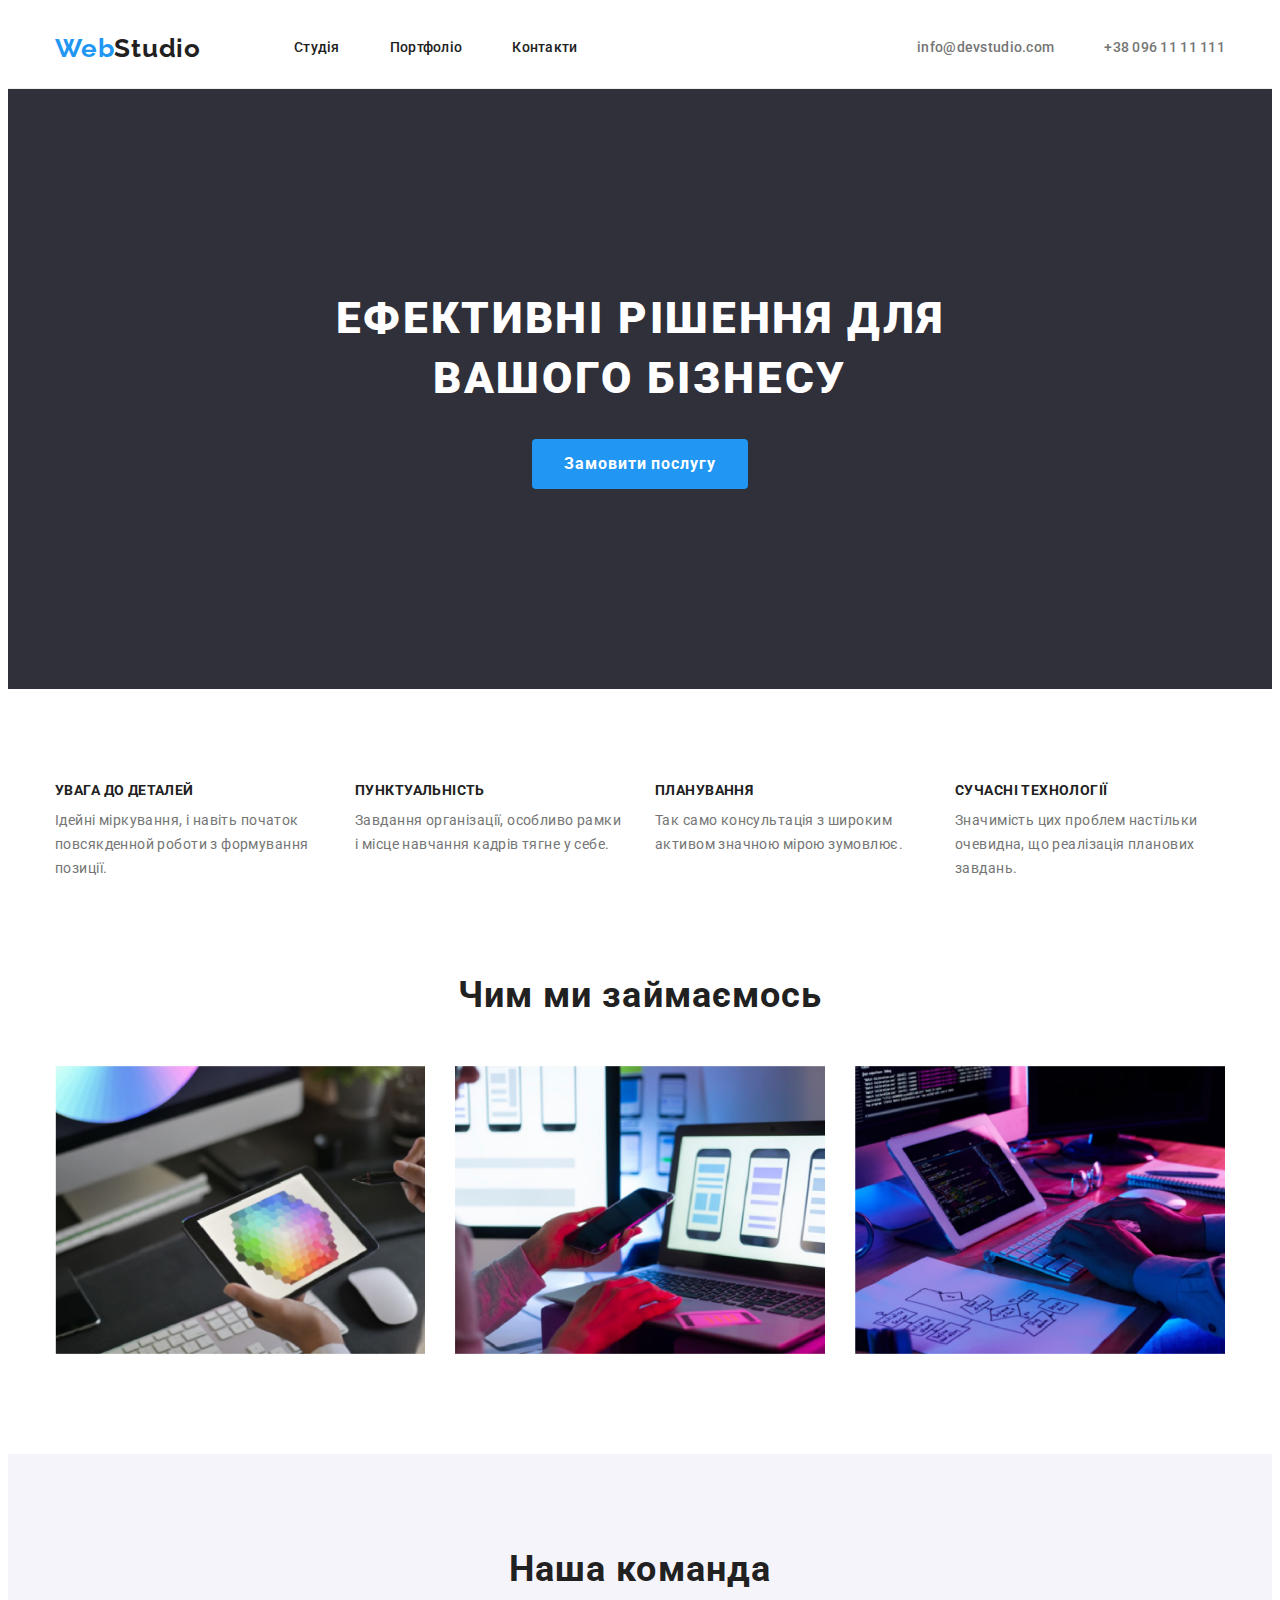
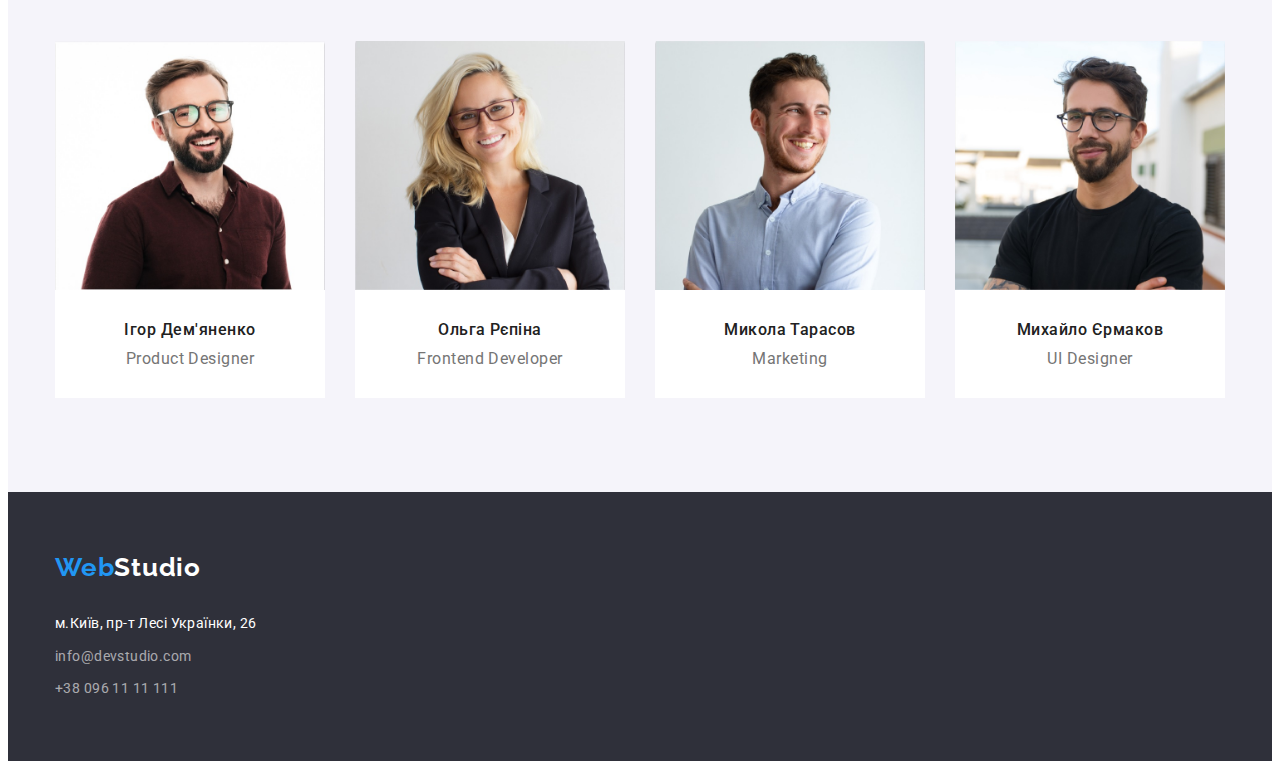
<file: index.html>
<!DOCTYPE html>
<html lang="uk">
<head>
    <meta charset="UTF-8">
    <meta http-equiv="X-UA-Compatible" content="IE=edge">
    <meta name="viewport" content="width=device-width, initial-scale=1.0">
    <link rel="preconnect" href="https://fonts.googleapis.com">
    <link rel="preconnect" href="https://fonts.gstatic.com" crossorigin>
    <link href="https://fonts.googleapis.com/css2?family=Raleway:wght@700&family=Roboto:wght@400;500;700;900&display=swap" 
          rel="stylesheet">
    <link rel="stylesheet" 
          href="https://cdnjs.cloudflare.com/ajax/libs/modern-normalize/1.1.0/modern-normalize.min.css"
          integrity="sha512-wpPYUAdjBVSE4KJnH1VR1HeZfpl1ub8YT/NKx4PuQ5NmX2tKuGu6U/JRp5y+Y8XG2tV+wKQpNHVUX03MfMFn9Q=="
          crossorigin="anonymous" 
          referrerpolicy="no-referrer"/>
    <link rel="stylesheet" type="text/css" href="style/style.css"/>
    <title>Studio</title>
</head>
<body>
    <header class="header">
        <div class="container header-container">
            <nav class="header-navigation">
                <a class="header-logotype" href="#"><span style="color: #2196f3">Web</span>Studio</a>
                <ul class="header-list list">
                    <li class="header-item">
                        <a class="header-menu" href="index.html">Студія</a>
                    </li>
                    <li class="header-item">
                        <a class="header-menu" href="portfolio.html">Портфоліо</a>
                    </li>
                    <li class="header-item">
                        <a class="header-menu" href="#">Контакти</a>
                    </li>
                </ul>
            </nav>
            <div class="header-connection">
                <ul class="header-list list">
                    <li class="header-item">
                        <a class="header-contact-menu" href="mailto:info@devstudio.com">info@devstudio.com</a>
                    </li>
                    <li class="header-item">
                        <a class="header-contact-menu" href="tel:+380961111111">+38&nbsp;096&nbsp;11&nbsp;11&nbsp;111</a>
                    </li>
                </ul>
            </div>
        </div>
    </header>
    <main>
        <section class="section hero">
            <div class="container">
                <h1 class="services-title">ефективні рішення для вашого бізнесу</h1>
                <button class="services-btn" name="submit_button" type="submit" value="primary">Замовити послугу</button>
            </div>
        </section>
        <section class="section">
            <div class="container">
                <ul class="description-list list">
                    <li class="description-item">
                        <h3 class="description-list-title">увага до деталей</h3>
                        <p class="description-list-text">Ідейні міркування, і навіть початок повсякденной роботи з формування позиції.</p>
                    </li>
                    <li class="description-item">
                        <h3 class="description-list-title">пунктуальність</h3>
                        <p class="description-list-text">Завдання організації, особливо рамки і місце навчання кадрів тягне у себе.</p>
                    </li>
                    <li class="description-item">
                        <h3 class="description-list-title">планування</h3>
                        <p class="description-list-text">Так само консультація з широким активом значною мірою зумовлює.
                        </p>
                    </li>
                    <li class="description-item">
                        <h3 class="description-list-title">сучасні технології</h3>
                        <p class="description-list-text">Значимість цих проблем настільки очевидна, що реалізація планових завдань.</p>
                    </li>
                </ul>
            </div>
        </section>
        <section class="section">
            <div class="container">
                <h2 class="gallery-title">Чим ми займаємось</h2>
                <ul class="gallery-list list">
                    <li class="gallery-item">
                        <img src="images/image1.jpg" width="370" height="294" alt="картинка">
                    </li>
                    <li class="gallery-item">
                        <img src="images/image2.jpg" width="370" height="294" alt="картинка">
                    </li>
                    <li class="gallery-item">
                        <img src="images/image3.jpg" width="370" height="294" alt="картинка">
                    </li>
                </ul>
            </div>
        </section>
        <section class="section">
            <div class="container">
                <h2 class="team-title">Наша команда</h2>
                <ul class="team-list list">
                    <li class="team-item">
                        <img src="images/pictare1.jpg" width="270" height="270" alt="картинка співробітник">
                        <div class="team-block">
                            <h3 class="team-list-name">Ігор Дем'яненко</h3>
                            <p class="team-list-profesion">Product Designer</p>
                        </div>
                    </li>
                    <li class="team-item">
                        <img src="images/pictare2.jpg" width="270" height="270" alt="картинка співробітник">
                        <div class="team-block">
                            <h3 class="team-list-name">Ольга Рєпіна</h3>
                            <p class="team-list-profesion">Frontend Developer</p>
                        </div>
                    </li>
                    <li class="team-item">
                        <img src="images/pictare3.jpg" width="270" height="270" alt="картинка співробітник">
                        <div class="team-block">
                            <h3 class="team-list-name">Микола Тарасов</h3>
                            <p class="team-list-profesion">Marketing</p>
                        </div>
                    </li>
                    <li class="team-item">
                        <img src="images/pictare4.jpg" width="270" height="270" alt="картинка співробітник">
                        <div class="team-block">
                            <h3 class="team-list-name">Михайло Єрмаков</h3>
                            <p class="team-list-profesion">UI Designer</p>
                        </div>
                    </li>
                </ul>
            </div>
        </section>
    </main>
    <footer class="footer">
        <div class="container">
            <address class="address">
                <a class="footer-logotype" href="#"><span style="color: #2196f3">Web</span>Studio</a>
                <ul class="footer-list list">
                    <li class="footer-item">
                        <a class="footer-address" href="#">м.Київ, пр-т Лесі Українки, 26</a>
                    </li>
                    <li class="footer-item">
                        <a class="footer-contact" href="mailto:infp@devstudio.com">info@devstudio.com</a>
                    </li>
                    <li class="footer-item">
                        <a class="footer-contact" href="tel.:+380961111111">+38&nbsp;096&nbsp;11&nbsp;11&nbsp;111</a>
                    </li>
                </ul>
            </address>
        </div>
    </footer>
</body>
</html>
</file>
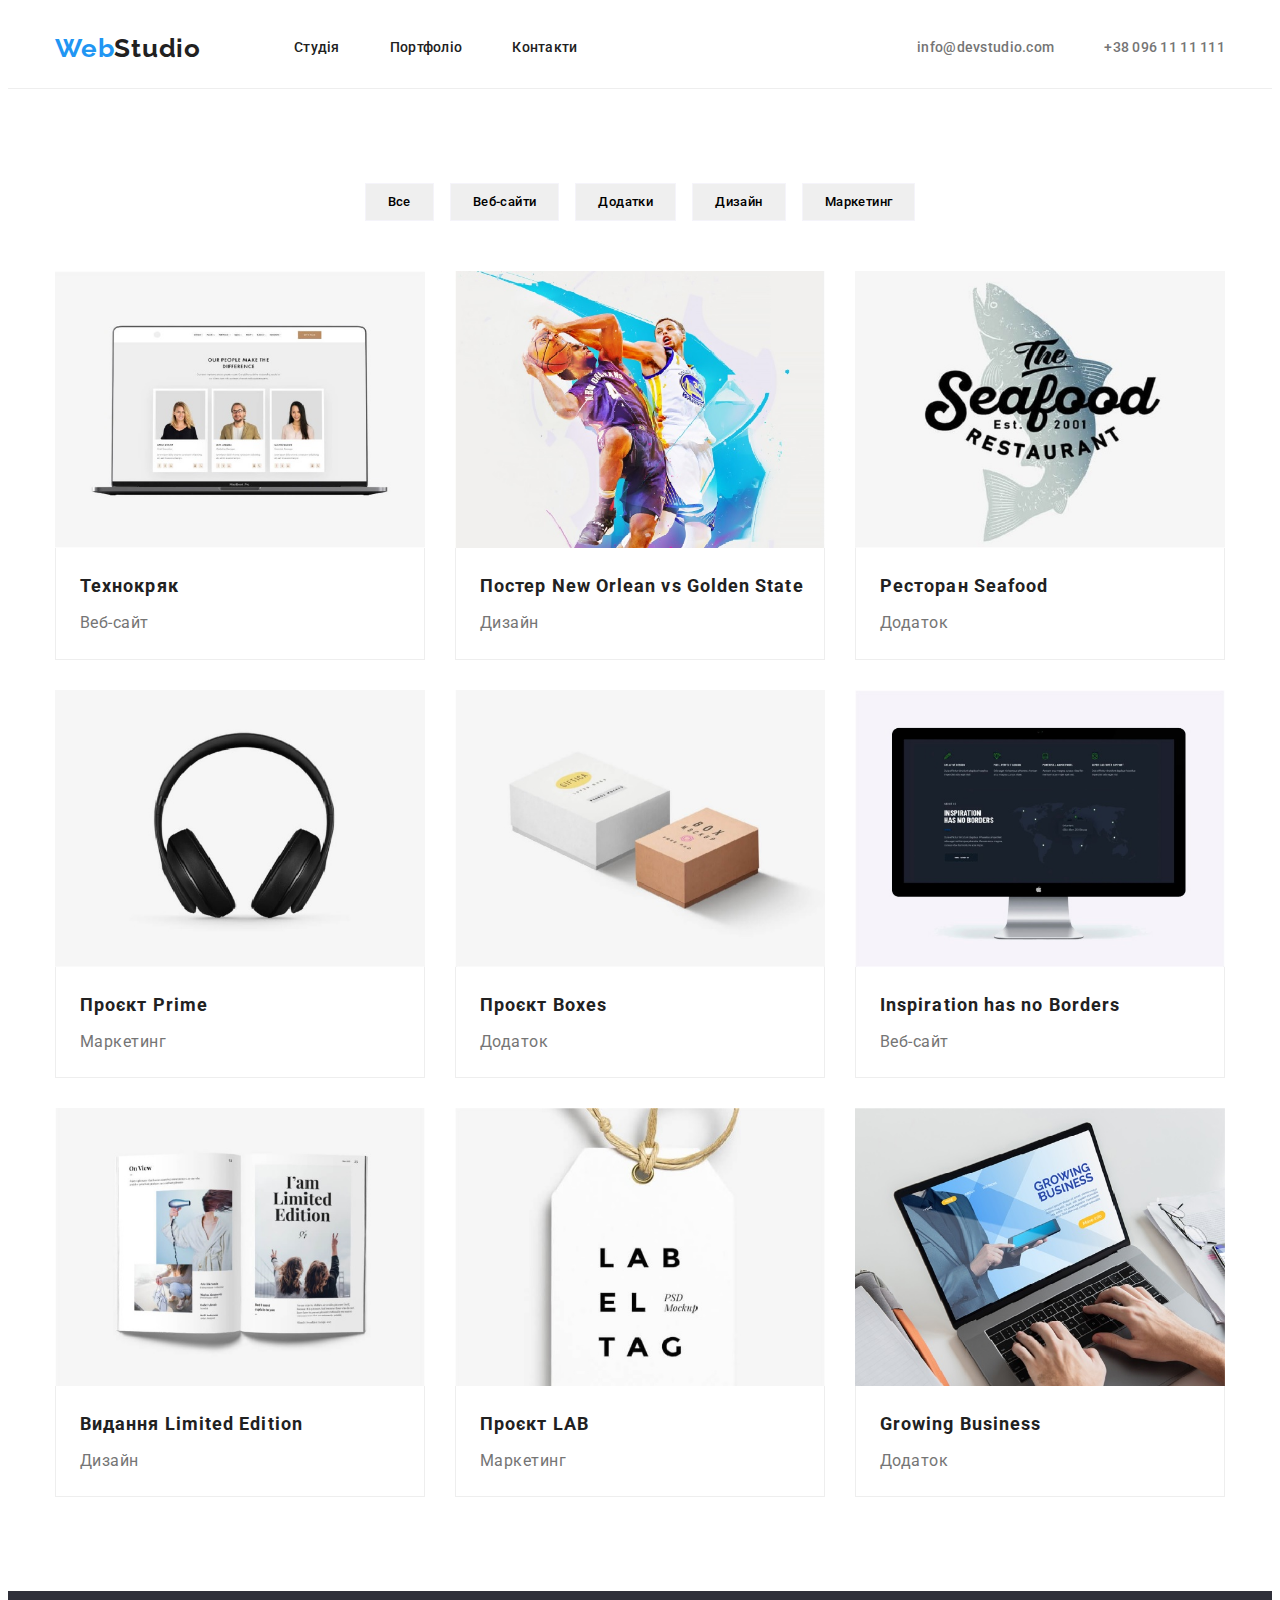
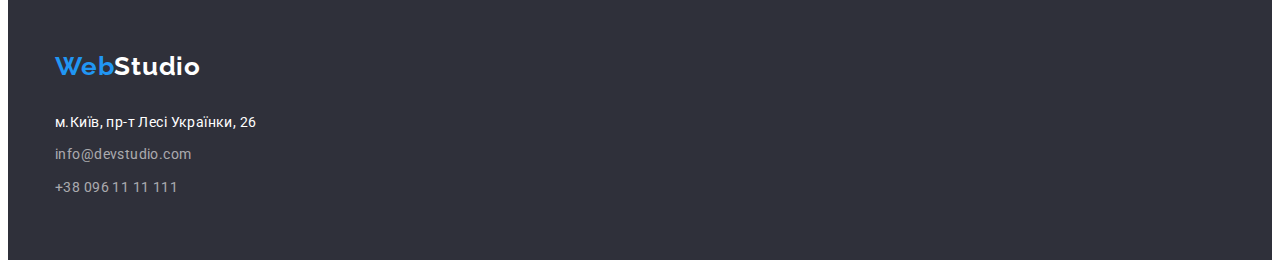
<file: portfolio.html>
<!DOCTYPE html>
<html lang="uk">
<head>
    <meta charset="UTF-8">
    <meta http-equiv="X-UA-Compatible" content="IE=edge">
    <meta name="viewport" content="width=device-width, initial-scale=1.0">
    <link rel="preconnect" href="https://fonts.googleapis.com">
    <link rel="preconnect" href="https://fonts.gstatic.com" crossorigin>
    <link href="https://fonts.googleapis.com/css2?family=Raleway:wght@700&family=Roboto:wght@400;500;700;900&display=swap" 
          rel="stylesheet">
    <link rel="stylesheet" 
          href="https://cdnjs.cloudflare.com/ajax/libs/modern-normalize/1.1.0/modern-normalize.min.css"
          integrity="sha512-wpPYUAdjBVSE4KJnH1VR1HeZfpl1ub8YT/NKx4PuQ5NmX2tKuGu6U/JRp5y+Y8XG2tV+wKQpNHVUX03MfMFn9Q=="
          crossorigin="anonymous" 
          referrerpolicy="no-referrer"/>
    <link rel="stylesheet" type="text/css" href="style/style.css"/>
    <title>Portfolio</title>
</head>
<body>
    <header class="header">
        <div class="container header-container">
            <nav class="header-navigation">
                <a class="header-logotype" href="#"><span style="color: #2196f3">Web</span>Studio</a>
                <ul class="header-list list">
                    <li class="header-item">
                        <a class="header-menu" href="index.html">Студія</a>
                    </li>
                    <li class="header-item">
                        <a class="header-menu" href="portfolio.html">Портфоліо</a>
                    </li>
                    <li class="header-item">
                        <a class="header-menu" href="#">Контакти</a>
                    </li>
                </ul>
            </nav>
            <div class="header-connection">
                <ul class="header-list list">
                    <li class="header-item">
                        <a class="header-contact-menu" href="mailto:info@devstudio.com">info@devstudio.com</a>
                    </li>
                    <li class="header-item">
                        <a class="header-contact-menu" href="tel:+380961111111">+38&nbsp;096&nbsp;11&nbsp;11&nbsp;111</a>
                    </li>
                </ul>
            </div>
        </div>
    </header>
    <main>
        <section class="section">
            <div class="container">
                <ul class="button-list list">
                    <li class="button-item">
                        <button class="button-menu" type="button" value="primary">Все</button>
                    </li>
                    <li class="button-item">
                        <button class="button-menu" type="button" value="primary">Веб-сайти</button>
                    </li>
                    <li class="button-item">
                        <button class="button-menu" type="button" value="primary">Додатки</button>
                    </li>
                    <li class="button-item">
                        <button class="button-menu" type="button" value="primary">Дизайн</button>
                    </li>
                    <li class="button-item">
                        <button class="button-menu" type="button" value="primary">Маркетинг</button>
                    </li>
                </ul>
                <ul class="product-list list">
                    <li class="product-item">
                        <a class="reference" href="#3">
                            <img src="images/image4.jpg" width="370" height="294" alt="товар">
                            <div class="product-block">
                                <h3 class="product-list-tovar">Технокряк</h3>
                                <p class="product-list-type">Веб-сайт</p>
                            </div>
                        </a>
                    </li>
                    <li class="product-item">
                        <a class="reference" href="#2">
                            <img src="images/image5.jpg" width="370" height="294" alt="товар">
                            <div class="product-block">
                                <h3 class="product-list-tovar">Постер New Orlean vs Golden State</h3>
                                <p class="product-list-type">Дизайн</p>
                            </div>
                        </a>
                    </li>
                    <li class="product-item">
                        <a class="reference" href="#3">
                            <img src="images/image6.jpg" width="370" height="294" alt="товар">
                            <div class="product-block">
                                <h3 class="product-list-tovar">Ресторан Seafood</h3>
                                <p class="product-list-type">Додаток</p>
                            </div>
                        </a>
                    </li>
                    <li class="product-item">
                        <a class="reference" href="#4">
                            <img src="images/image7.jpg" width="370" height="294" alt="товар">
                            <div class="product-block">
                                <h3 class="product-list-tovar">Проєкт Prime</h3>
                                <p class="product-list-type">Маркетинг</p>
                            </div>
                        </a>
                    </li>
                    <li class="product-item">
                        <a class="reference" href="#5">
                            <img src="images/image8.jpg" width="370" height="294" alt="товар">
                            <div class="product-block">
                                <h3 class="product-list-tovar">Проєкт Boxes</h3>
                                <p class="product-list-type">Додаток</p>
                            </div>
                        </a>
                    </li>
                    <li class="product-item">
                        <a class="reference" href="#6">
                            <img src="images/image9.jpg" width="370" height="294" alt="товар">
                            <div class="product-block">
                                <h3 class="product-list-tovar">Inspiration has no Borders</h3>
                                <p class="product-list-type">Веб-сайт</p>
                            </div>
                        </a>
                    </li>
                    <li class="product-item">
                        <a class="reference" href="#7">
                            <img src="images/image10.jpg" width="370" height="294" alt="товар">
                            <div class="product-block">
                                <h3 class="product-list-tovar">Видання Limited Edition</h3>
                                <p class="product-list-type">Дизайн</p>
                            </div>
                        </a>
                    </li>
                    <li class="product-item">
                        <a class="reference" href="#8">
                            <img src="images/image11.jpg" width="370" height="294" alt="товар">
                            <div class="product-block">
                                <h3 class="product-list-tovar">Проєкт LAB</h3>
                                <p class="product-list-type">Маркетинг</p>
                            </div>
                        </a>
                    </li>
                    <li class="product-item">
                        <a class="reference" href="#9">
                            <img src="images/image12.jpg" width="370" height="294" alt="товар">
                            <div class="product-block">
                                <h3 class="product-list-tovar">Growing Business</h3>
                                <p class="product-list-type">Додаток</p>
                            </div>
                        </a>
                    </li>
                </ul>
            </div>
        </section>
    </main>
    <footer class="footer">
        <div class="container">
            <address class="address">
                <a class="footer-logotype" href="#"><span style="color: #2196f3">Web</span>Studio</a>
                <ul class="footer-list list">
                    <li class="footer-item">
                        <a class="footer-address" href="#">м.Київ, пр-т Лесі Українки, 26</a>
                    </li>
                    <li class="footer-item">
                        <a class="footer-contact" href="mailto:infp@devstudio.com">info@devstudio.com</a>
                    </li>
                    <li class="footer-item">
                        <a class="footer-contact" href="tel.:+380961111111">+38&nbsp;096&nbsp;11&nbsp;11&nbsp;111</a>
                    </li>
                </ul>
            </address>
        </div>
    </footer>
</body>
</html>
</file>
<file: style/style.css>
:root {
    --contact-color: rgba(255, 255, 255, 0.6);
    --brand-color: rgb(33, 150, 243);
    --focus-color: rgb(85, 72, 99);
    --fon-black-color: #2f303a;
    --border-white-color: #EEEEEE;
    --black-color: #212121;
    --white-color: #FFFFFF;
    --grey-color: #F5F4FA;
    --gray-color: #757575;
}
body {
    font-family: 'Roboto', sans-serif;
}
p, h1, h2, h3, h4, h5, h6 {
    margin: 0;
}
ul, ol {
    margin: 0;
    padding-left: 0;
}
button {
    cursor: pointer;
}
address {
    font-style: normal;
}
img {
    display: block;
    max-width: 100%;
    height: auto;
}
* {
    box-sizing: border-box;
}
.list {
    list-style: none;
}
.reference {
    text-decoration: none;
}
.section {
    padding-top: 94px;
    padding-bottom: 94px;
}
.container {
    width: 1200px;
    padding-left: 15px;
    padding-right: 15px;
    margin: 0 auto;
}
.header {
    border-bottom: 1px solid var(--border-white-color);
}
.header-container {
    display: flex;
    align-items: center;
}
.header-navigation {
    display: flex;
    align-items: center;
}
.header-connection {
    margin-left: auto;
}
.header-list {
    display: flex;
    gap: 50px;
    list-style-type: none;
}
.header-logotype {
    margin-right: 93px;
    font-family: 'Raleway', sans-serif;
    font-weight: 700;
    font-size: 26px;
    line-height: 1.19;
    letter-spacing: 0.03em;
    text-decoration: none;
    color: var(--black-color);
}
.header-menu {
    padding-top: 32px;
    padding-bottom: 32px;
    display: inline-block;
    font-weight: 500;
    font-size: 14px;
    line-height: 1.14;
    letter-spacing: 0.02em;
    text-decoration: none;
    color: var(--black-color);
}
.header-contact-menu {
    padding-top: 32px;
    padding-bottom: 32px;
    display: inline-block;
    font-weight: 500;
    font-size: 14px;
    line-height: 1.14;
    letter-spacing: 0.02em;
    text-decoration: none;
    color: var(--gray-color);
}
    .header-menu:hover, .header-contact-menu:hover {
        color: var(--brand-color);
    }
    .header-menu:focus {
        color: var(--focus-color);
    }
.hero {
    height: 600px;
    padding-top: 200px;
    padding-bottom: 200px;
    background-color: var(--fon-black-color);
}

.services-title {
    max-width: 696px;
    margin: 0 auto;
    font-weight: 900;
    font-size: 44px;
    line-height: 1.36;
    text-align: center;
    text-transform: uppercase;
    letter-spacing: 0.06em;
    color: var(--white-color);
}
.services-btn {
    width: 216px;
    height: 50px;
    display: block;
    margin: 30px auto 0;
    font-family: inherit;
    font-weight: 700;
    font-size: 16px;
    line-height: 1.88;
    align-items: center;
    text-align: center;
    letter-spacing: 0.06em;
    color: var(--white-color);
    background-color: var(--brand-color);
    border: 5px solid var(--brand-color);
    border-radius: 4px;
}
    .services-btn:focus {
        color: var(--focus-color);
    }
.description-list {
    display: flex;
    justify-content: space-between;
    flex-direction: row;
    list-style-type: none;
}
.description-item {
    width: 270px;
}
.description-list-title {
    margin-bottom: 10px;
    font-weight: 700;
    font-size: 14px;
    line-height: 1.14;
    letter-spacing: 0.03em;
    text-transform: uppercase;
    color: var(--black-color);
}
.description-list-text {
    font-size: 14px;
    line-height: 1.7;
    letter-spacing: 0.03em;
    color: var(--gray-color);
}
.gallery-title {
    margin-bottom: 50px;
    font-weight: 700;
    font-size: 36px;
    line-height: 1.17;
    text-align: center;
    letter-spacing: 0.03em;
    color: var(--black-color);
}
.gallery-list {
    display: flex;
    justify-content: center;
    gap: 30px;
    flex-direction: row;
    list-style-type: none;
}
.gallery-item {
    width: 370px;
    height: 294px;
}
    .section:nth-child(3) {
        padding-top: 0;
    }
    .section:nth-child(4) {
        background: var(--grey-color);
    }
    .footer-item:nth-child(3) {
        margin-bottom: 0;
    }
.team-title {
    margin-bottom: 50px;
    font-weight: 700;
    font-size: 36px;
    line-height: 1.17;
    text-align: center;
    letter-spacing: 0.03em;
    color: var(--black-color);
}
.team-list {
    display: flex;
    justify-content: center;
    gap: 30px;
    flex-direction: row;
    list-style-type: none;
}
.team-item {
    width: 270px;
}
.team-block {
    padding-top: 30px;
    padding-bottom: 30px;
    background-color: var(--white-color);
}
.team-list-name {
    margin-bottom: 10px;
    font-weight: 500;
    font-size: 16px;
    line-height: 1.19;
    text-align: center;
    letter-spacing: 0.03em;
    color: var(--black-color);
}
.team-list-profesion {
    font-size: 16px;
    line-height: 1.19;
    text-align: center;
    letter-spacing: 0.03em;
    color: var(--gray-color);
}
.product-list {
    display: flex;
    justify-content: center;
    grid-gap: 30px;
    flex-wrap: wrap;
    flex-direction: row;
    align-content: center;
    list-style-type: none;
}
.product-item {
    width: 370px;
}
    .product-item:hover, .product-item:focus {
        box-shadow: 0px 1px 1px rgba(0, 0, 0, 0.12), 0px 4px 4px rgba(0, 0, 0, 0.06), 1px 4px 6px rgba(0, 0, 0, 0.16);
    }
.product-block {
    padding-top: 20px;
    padding-left: 24px;
    padding-bottom: 20px;
    border-left: 1px solid var(--border-white-color);
    border-right: 1px solid var(--border-white-color);
    border-bottom: 1px solid var(--border-white-color);
}
.product-list-tovar {
    margin-bottom: 4px;
    font-weight: 700;
    font-size: 18px;
    line-height: 2;
    letter-spacing: 0.06em;
    color: var(--black-color);
}
.product-list-type {
    font-size: 16px;
    line-height: 1.88;
    letter-spacing: 0.03em;
    color: var(--gray-color);
}
.button-list {
    margin-bottom: 50px;
    display: flex;
    justify-content: center;
    list-style-type: none;
}
.button-item {
    margin-left: 8px;
    margin-right: 8px;
}
.button-menu {
    width: auto;
    height: 38px;
    padding: 6px 22px;
    font-family: inherit;
    font-weight: 500;
    line-height: 1.6;
    text-align: center;
    letter-spacing: 0.03em;
    border: 1px solid var(--grey-color);
}
    .button-menu:hover {
        color: var(--white-color);
        background-color: var(--brand-color);
        border: 1px solid var(--brand-color);
        box-shadow: 0px 3px 1px rgba(0, 0, 0, 0.1), 0px 1px 2px rgba(0, 0, 0, 0.08), 0px 2px 2px rgba(0, 0, 0, 0.12);
        border-radius: 4px;
    }
    .button-menu:focus {
        color: var(--focus-color);
    }
.footer {
    padding-top: 60px;
    padding-bottom: 60px;
    background-color: var(--fon-black-color);
}
.footer-logotype {
    margin-bottom: 20px;
    display: inline-block;
    font-family: 'Raleway', sans-serif;
    font-weight: 700;
    font-size: 26px;
    line-height: 1.19;
    letter-spacing: 0.03em;
    text-decoration: none;
    color: var(--white-color);
}
.address {
    
}
.footer-list {
    list-style-type: none;
}
.footer-item {
    margin-top: 9px;
    margin-bottom: 9px;
}
.footer-address {
    font-size: 14px;
    line-height: 1.7;
    letter-spacing: 0.03em;
    text-decoration: none;
    color: var(--white-color);
}
.footer-contact {
    font-size: 14px;
    line-height: 1.7;
    letter-spacing: 0.03em;
    text-decoration: none;
    color: var(--contact-color);
}
    .footer-address:hover, .footer-contact:hover {
        color: var(--brand-color);
    }
    .footer-address:focus, .footer-contact:focus {
        color: var(--focus-color);
    }
</file>
